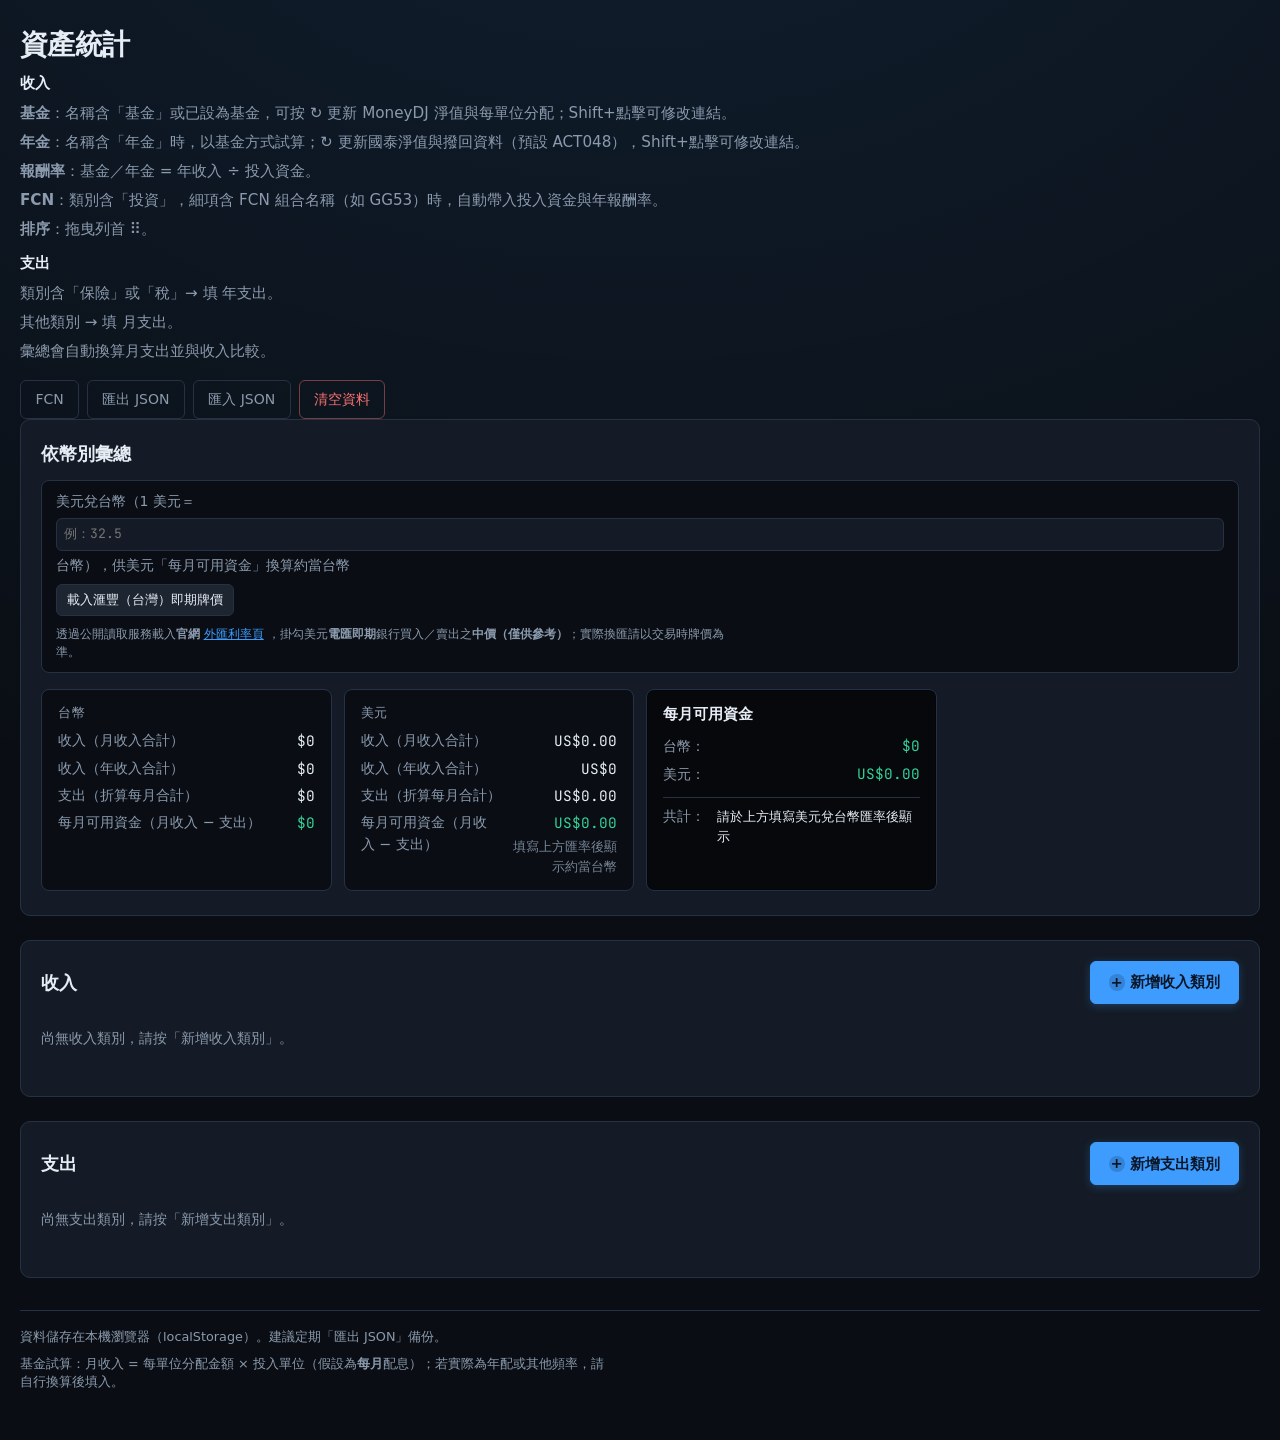
<file: index.html>
<!DOCTYPE html>
<html lang="zh-Hant">
<head>
  <meta charset="UTF-8" />
  <meta name="viewport" content="width=device-width, initial-scale=1.0" />
  <title>資產統計</title>
  <link rel="stylesheet" href="styles.css" />
  <link rel="preconnect" href="https://fonts.googleapis.com" />
  <link rel="preconnect" href="https://fonts.gstatic.com" crossorigin />
  <link href="https://fonts.googleapis.com/css2?family=IBM+Plex+Sans+TC:wght@400;500;600&family=JetBrains+Mono:wght@400;500&display=swap" rel="stylesheet" />
</head>
<body>
  <div class="app">
    <header class="header">
      <div class="header-inner">
        <h1>資產統計</h1>
        <div class="subtitle subtitle-guide">
          <p class="subtitle-heading">收入</p>
          <p><strong>基金</strong>：名稱含「基金」或已設為基金，可按 ↻ 更新 MoneyDJ 淨值與每單位分配；Shift+點擊可修改連結。</p>
          <p><strong>年金</strong>：名稱含「年金」時，以基金方式試算；↻ 更新國泰淨值與撥回資料（預設 ACT048），Shift+點擊可修改連結。</p>
          <p><strong>報酬率</strong>：基金／年金 = 年收入 ÷ 投入資金。</p>
          <p><strong>FCN</strong>：類別含「投資」，細項含 FCN 組合名稱（如 GG53）時，自動帶入投入資金與年報酬率。</p>
          <p><strong>排序</strong>：拖曳列首 ⠿。</p>
          <p class="subtitle-heading">支出</p>
          <p>類別含「保險」或「稅」→ 填 年支出。</p>
          <p>其他類別 → 填 月支出。</p>
          <p>彙總會自動換算月支出並與收入比較。</p>
        </div>
        <div class="header-actions">
          <a class="btn btn-ghost" href="fcn.html">FCN</a>
          <button type="button" class="btn btn-ghost" id="btn-export">匯出 JSON</button>
          <label class="btn btn-ghost file-label">
            匯入 JSON
            <input type="file" id="input-import" accept="application/json,.json" hidden />
          </label>
          <button type="button" class="btn btn-danger-outline" id="btn-reset">清空資料</button>
        </div>
      </div>
    </header>

    <main class="main">
      <section class="panel summary-panel" aria-labelledby="summary-heading">
        <h2 id="summary-heading">依幣別彙總</h2>
        <div class="summary-fx-bar">
          <div class="summary-fx-input-row">
            <label class="fx-label" for="fx-usd-twd">美元兌台幣（1 美元＝</label>
            <input type="text" id="fx-usd-twd" class="input input-sm fx-input mono input-use-thousands" autocomplete="off" placeholder="例：32.5" inputmode="decimal" aria-describedby="fx-usd-twd-hint" />
            <span class="fx-suffix" id="fx-usd-twd-hint">台幣），供美元「每月可用資金」換算約當台幣</span>
          </div>
          <div class="summary-fx-actions">
            <button type="button" class="btn btn-sm btn-secondary" id="btn-fetch-hsbc-fx">載入滙豐（台灣）即期牌價</button>
            <span class="fx-fetch-status mono" id="fx-fetch-status" role="status" aria-live="polite"></span>
          </div>
          <p class="fx-fetch-disclaimer">
            透過公開讀取服務載入<strong>官網</strong>
            <a href="https://www.hsbc.com.tw/currency-rates/" target="_blank" rel="noopener noreferrer">外匯利率頁</a>
            ，掛勾美元<strong>電匯即期</strong>銀行買入／賣出之<strong>中價（僅供參考）</strong>；實際換匯請以交易時牌價為準。
          </p>
        </div>
        <div class="summary-grid" id="summary-grid"></div>
      </section>

      <section class="panel" aria-labelledby="income-heading">
        <div class="panel-head">
          <h2 id="income-heading">收入</h2>
          <button type="button" class="btn btn-primary btn-add-category" id="btn-add-income-category"><span class="btn-add-icon" aria-hidden="true">+</span>新增收入類別</button>
        </div>
        <div id="income-categories"></div>
      </section>

      <section class="panel" aria-labelledby="expense-heading">
        <div class="panel-head">
          <h2 id="expense-heading">支出</h2>
          <button type="button" class="btn btn-primary btn-add-category" id="btn-add-expense-category"><span class="btn-add-icon" aria-hidden="true">+</span>新增支出類別</button>
        </div>
        <div id="expense-categories"></div>
      </section>
    </main>

    <footer class="footer">
      <span>資料儲存在本機瀏覽器（localStorage）。建議定期「匯出 JSON」備份。</span>
      <span class="footer-note">基金試算：月收入 = 每單位分配金額 × 投入單位（假設為<strong>每月</strong>配息）；若實際為年配或其他頻率，請自行換算後填入。</span>
    </footer>
  </div>

  <template id="tpl-income-category">
    <article class="category-card" data-kind="income">
      <div class="category-toolbar">
        <input type="text" class="input category-name" placeholder="類別名稱（例：股票、基金）" aria-label="收入類別名稱" />
        <div class="toolbar-actions">
          <button type="button" class="btn btn-sm btn-secondary btn-add-income-item">新增細項</button>
          <button type="button" class="btn btn-sm btn-danger-outline btn-remove-category">刪除類別</button>
        </div>
      </div>
      <div class="table-wrap">
        <table class="data-table income-table">
          <thead>
            <tr>
              <th class="th-drag-col" scope="col" aria-label="排序"></th>
              <th>細項名稱</th>
              <th class="col-currency">幣別</th>
              <th>投入資金</th>
              <th class="col-income-rate">年報酬率 (%)</th>
              <th>淨值</th>
              <th>投入單位</th>
              <th>每單位分配金額</th>
              <th>年收入（試算）</th>
              <th>月收入（試算）</th>
              <th>備註</th>
              <th></th>
            </tr>
          </thead>
          <tbody></tbody>
        </table>
      </div>
    </article>
  </template>

  <template id="tpl-income-row">
    <tr class="income-row">
      <td class="cell-drag-handle" title="按住拖曳以調整此列順序">
        <span class="drag-grip" aria-hidden="true">⠿</span>
      </td>
      <td>
        <input type="hidden" class="field-moneydj-url" value="" />
        <input type="hidden" class="field-moneydj-div-url" value="" />
        <input type="text" class="input input-sm field-name" placeholder="細項名稱" />
      </td>
      <td class="col-currency">
        <select class="input input-sm field-currency" aria-label="幣別">
          <option value="TWD">台幣</option>
          <option value="USD">美元</option>
        </select>
      </td>
      <td><input type="text" class="input input-sm field-invested mono input-use-thousands" inputmode="decimal" autocomplete="off" placeholder="0" /></td>
      <td class="col-income-rate"><input type="text" class="input input-sm field-rate mono input-use-thousands" inputmode="decimal" autocomplete="off" placeholder="0" /></td>
      <td><input type="text" class="input input-sm field-net mono input-use-thousands" inputmode="decimal" autocomplete="off" placeholder="0" /></td>
      <td><input type="text" class="input input-sm field-units mono input-use-thousands" inputmode="decimal" autocomplete="off" placeholder="0" /></td>
      <td><input type="text" class="input input-sm field-dist mono input-use-thousands" inputmode="decimal" autocomplete="off" placeholder="0" /></td>
      <td><span class="computed mono field-computed-annual">—</span></td>
      <td><span class="computed mono field-computed-monthly">—</span></td>
      <td><input type="text" class="input input-sm field-notes" placeholder="備註" /></td>
      <td class="cell-actions cell-actions-income">
        <button type="button" class="btn btn-icon btn-fetch-moneydj" title="自 MoneyDJ 更新淨值與每單位分配。Shift+點擊可變更淨值／配息連結">↻</button>
        <button type="button" class="btn btn-icon btn-remove-row" title="刪除此細項">×</button>
      </td>
    </tr>
  </template>

  <template id="tpl-expense-category">
    <article class="category-card" data-kind="expense">
      <div class="category-toolbar">
        <input type="text" class="input category-name" placeholder="類別名稱（例：生活、保險、所得稅）" aria-label="支出類別名稱" />
        <div class="toolbar-actions">
          <button type="button" class="btn btn-sm btn-secondary btn-add-expense-item">新增細項</button>
          <button type="button" class="btn btn-sm btn-danger-outline btn-remove-category">刪除類別</button>
        </div>
      </div>
      <div class="table-wrap">
        <table class="data-table expense-table">
          <thead>
            <tr>
              <th class="th-drag-col" scope="col" aria-label="排序"></th>
              <th>細項名稱</th>
              <th class="col-currency">幣別</th>
              <th>月支出（試算）</th>
              <th>年支出（試算）</th>
              <th>備註</th>
              <th></th>
            </tr>
          </thead>
          <tbody></tbody>
        </table>
      </div>
    </article>
  </template>

  <template id="tpl-expense-row">
    <tr class="expense-row">
      <td class="cell-drag-handle" title="按住拖曳以調整此列順序">
        <span class="drag-grip" aria-hidden="true">⠿</span>
      </td>
      <td><input type="text" class="input input-sm field-name" placeholder="細項名稱" /></td>
      <td class="col-currency">
        <select class="input input-sm field-currency">
          <option value="TWD">台幣</option>
          <option value="USD">美元</option>
        </select>
      </td>
      <td><input type="text" class="input input-sm field-monthly mono input-use-thousands field-expense-display" inputmode="decimal" autocomplete="off" placeholder="0" title="類別名不含保險／稅時填月支出（試算）" /></td>
      <td><input type="text" class="input input-sm field-annual mono input-use-thousands field-expense-display" inputmode="decimal" autocomplete="off" placeholder="0" title="類別名含保險或稅時填年支出（試算）" /></td>
      <td><input type="text" class="input input-sm field-notes" placeholder="備註" /></td>
      <td class="cell-actions"><button type="button" class="btn btn-icon btn-remove-row" title="刪除此細項">×</button></td>
    </tr>
  </template>

  <script src="common.js"></script>
  <script src="app.js"></script>
</body>
</html>
</file>
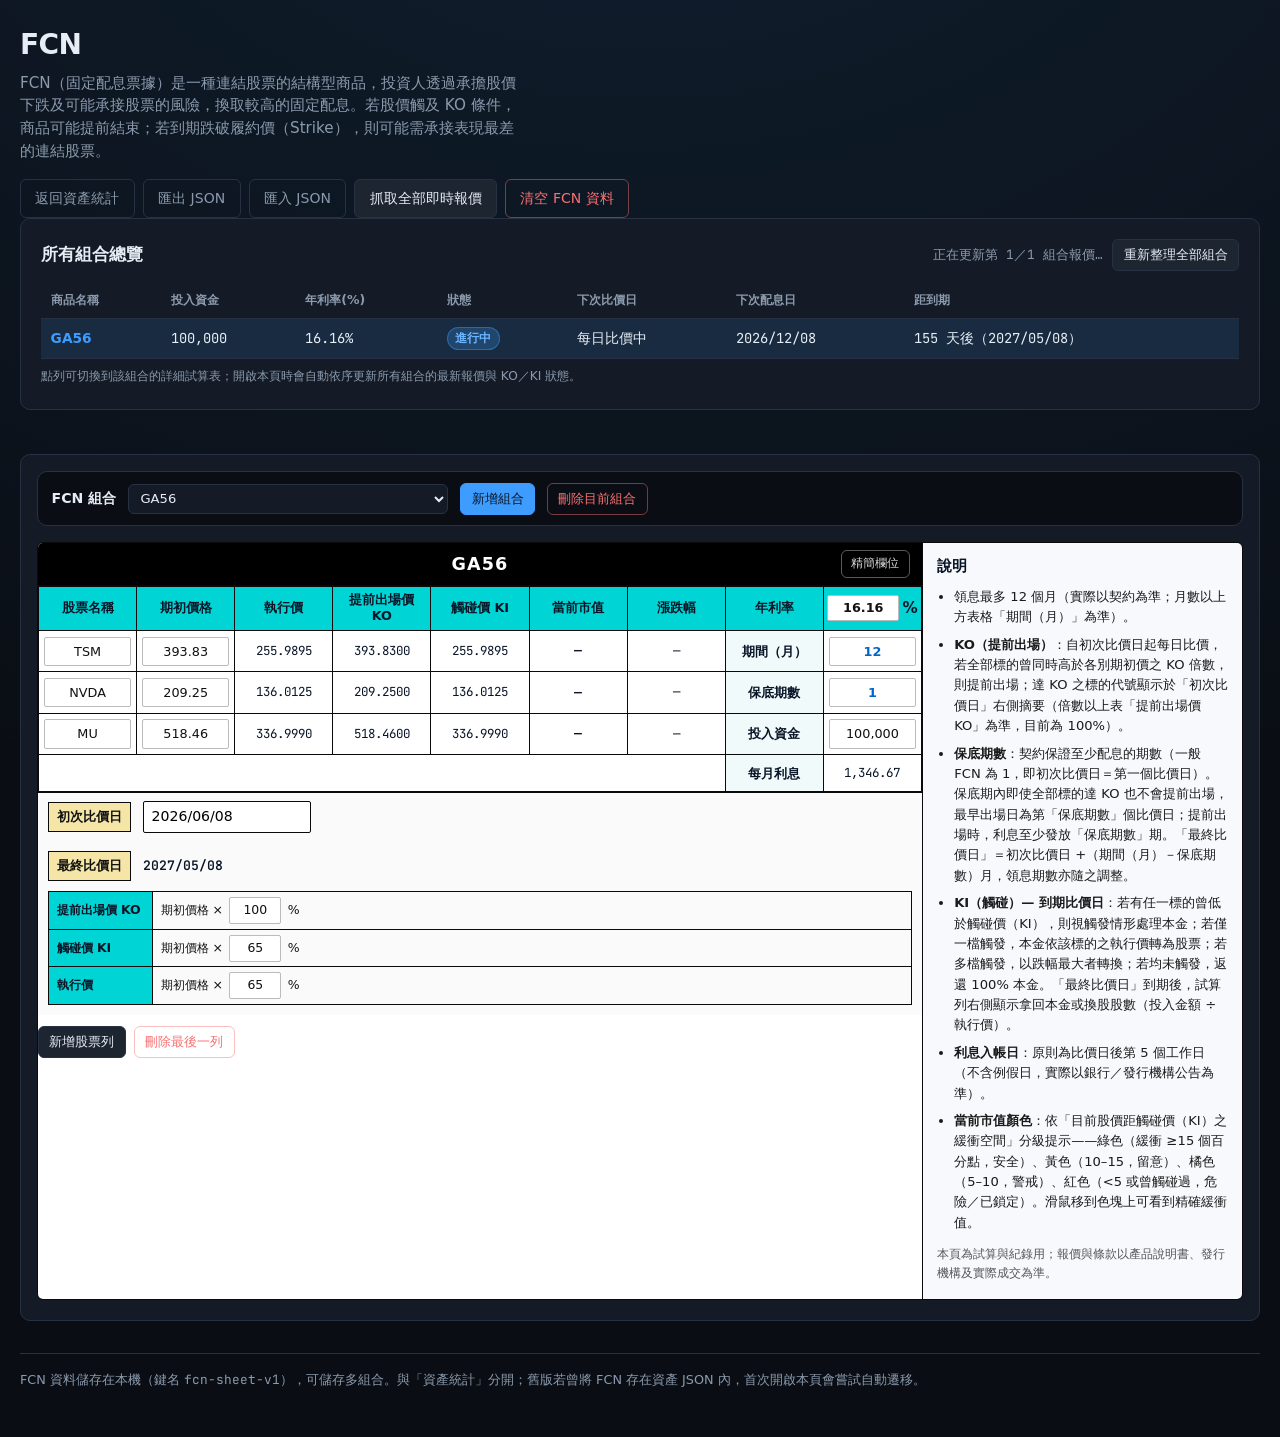
<file: fcn.html>
<!DOCTYPE html>
<html lang="zh-Hant">
<head>
  <meta charset="UTF-8" />
  <meta name="viewport" content="width=device-width, initial-scale=1.0" />
  <title>FCN</title>
  <link rel="stylesheet" href="styles.css" />
  <link rel="preconnect" href="https://fonts.googleapis.com" />
  <link rel="preconnect" href="https://fonts.gstatic.com" crossorigin />
  <link href="https://fonts.googleapis.com/css2?family=IBM+Plex+Sans+TC:wght@400;500;600&family=JetBrains+Mono:wght@400;500&display=swap" rel="stylesheet" />
</head>
<body>
  <div class="app fcn-app-root">
    <header class="header">
      <div class="header-inner">
        <h1>FCN</h1>
        <p class="subtitle">FCN（固定配息票據）是一種連結股票的結構型商品，投資人透過承擔股價下跌及可能承接股票的風險，換取較高的固定配息。若股價觸及 KO 條件，商品可能提前結束；若到期跌破履約價（Strike），則可能需承接表現最差的連結股票。</p>
        <div class="header-actions">
          <a class="btn btn-ghost" href="index.html">返回資產統計</a>
          <button type="button" class="btn btn-ghost" id="fcn-btn-export">匯出 JSON</button>
          <label class="btn btn-ghost file-label">
            匯入 JSON
            <input type="file" id="fcn-input-import" accept="application/json,.json" hidden />
          </label>
          <button type="button" class="btn btn-secondary" id="fcn-btn-fetch-all">抓取全部即時報價</button>
          <button type="button" class="btn btn-danger-outline" id="fcn-btn-reset">清空 FCN 資料</button>
        </div>
      </div>
    </header>

    <main class="main fcn-page" id="panel-fcn" data-thousands-root>
      <section class="fcn-overview panel" aria-labelledby="fcn-overview-heading">
        <div class="fcn-overview-head">
          <h2 id="fcn-overview-heading">所有組合總覽</h2>
          <div class="fcn-overview-actions">
            <span id="fcn-overview-updated" class="fcn-overview-updated mono"></span>
            <span id="fcn-overview-status" class="fcn-overview-status mono" role="status" aria-live="polite"></span>
            <button type="button" class="btn btn-sm btn-secondary" id="fcn-overview-refresh">重新整理全部組合</button>
          </div>
        </div>
        <div class="fcn-overview-table-wrap">
          <table class="fcn-overview-table" aria-describedby="fcn-overview-heading">
            <thead>
              <tr>
                <th scope="col">商品名稱</th>
                <th scope="col">投入資金</th>
                <th scope="col">年利率(%)</th>
                <th scope="col">狀態</th>
                <th scope="col">下次比價日</th>
                <th scope="col">下次配息日</th>
                <th scope="col">距到期</th>
              </tr>
            </thead>
            <tbody id="fcn-overview-rows"></tbody>
          </table>
        </div>
        <p class="fcn-overview-hint">點列可切換到該組合的詳細試算表；開啟本頁時會自動依序更新所有組合的最新報價與 KO／KI 狀態。</p>
      </section>

      <section class="fcn-wrap panel" aria-labelledby="fcn-heading">
        <h2 id="fcn-heading" class="visually-hidden">FCN 固定票息債券試算</h2>
        <div class="fcn-combo-bar" role="toolbar" aria-label="FCN 組合">
          <label class="fcn-combo-label" for="fcn-combo-select">FCN 組合</label>
          <select id="fcn-combo-select" class="input input-sm fcn-combo-select" aria-label="選擇 FCN 組合"></select>
          <button type="button" class="btn btn-sm btn-primary" id="fcn-add-combo">新增組合</button>
          <button type="button" class="btn btn-sm btn-danger-outline" id="fcn-del-combo">刪除目前組合</button>
        </div>
        <div class="fcn-layout">
          <div class="fcn-main-col">
            <div class="fcn-title-bar">
              <label class="visually-hidden" for="fcn-sheet-title">商品／試算表名稱</label>
              <input type="text" id="fcn-sheet-title" class="fcn-title-input" maxlength="32" autocomplete="off" placeholder="請命名" />
              <button type="button" class="btn btn-sm btn-ghost fcn-toggle-compact-btn" id="fcn-toggle-compact" aria-pressed="false">精簡欄位</button>
            </div>
            <div class="fcn-table-scroll" id="fcn-table-scroll">
              <table class="fcn-table" aria-describedby="fcn-heading">
                <thead>
                  <tr>
                    <th scope="col">股票名稱</th>
                    <th scope="col">期初價格</th>
                    <th scope="col">執行價</th>
                    <th scope="col">提前出場價 KO</th>
                    <th scope="col">觸碰價 KI</th>
                    <th scope="col">當前市值</th>
                    <th scope="col">漲跌幅</th>
                    <th scope="col" class="fcn-summary-label">年利率</th>
                    <th scope="col" class="fcn-summary-value fcn-annual-head">
                      <div class="fcn-rate-head-inner">
                        <label class="visually-hidden" for="fcn-annual-rate">年利率（數值，單位為百分比％）</label>
                        <span class="fcn-rate-wrap">
                          <input type="text" id="fcn-annual-rate" class="fcn-cell-input fcn-rate-input mono input-use-thousands" inputmode="decimal" autocomplete="off" />
                          <span class="fcn-rate-suffix" aria-hidden="true">%</span>
                        </span>
                      </div>
                    </th>
                  </tr>
                </thead>
                <tbody id="fcn-stock-rows"></tbody>
              </table>
            </div>
            <div class="fcn-meta-block">
              <div class="fcn-valuation-section">
                <div class="fcn-valuation-heading">
                  <label class="fcn-valuation-label" for="fcn-first-val-date">初次比價日</label>
                  <div id="fcn-valuation-grid" class="fcn-valuation-single" role="group" aria-label="初次比價日"></div>
                  <span id="fcn-ko-after-valuation" class="fcn-ko-after-valuation mono" role="status" aria-live="polite"></span>
                </div>
              </div>
              <div class="fcn-valuation-section fcn-final-valuation-section">
                <div class="fcn-valuation-heading">
                  <span class="fcn-valuation-label">最終比價日</span>
                  <span id="fcn-final-val-date" class="fcn-final-val-date mono">—</span>
                  <span id="fcn-final-val-outcome" class="fcn-final-val-outcome mono" role="status" aria-live="polite"></span>
                </div>
              </div>
              <table class="fcn-formula-table" aria-label="價格倍數（可自訂）">
                <tbody>
                  <tr>
                    <th scope="row">提前出場價 KO</th>
                    <td class="fcn-formula-editable">
                      期初價格 ×
                      <input type="text" id="fcn-pct-ko" class="fcn-pct-input mono input-use-thousands" inputmode="decimal" maxlength="8" autocomplete="off" aria-label="提前出場價倍數百分比" />
                      %
                    </td>
                  </tr>
                  <tr>
                    <th scope="row">觸碰價 KI</th>
                    <td class="fcn-formula-editable">
                      期初價格 ×
                      <input type="text" id="fcn-pct-ki" class="fcn-pct-input mono input-use-thousands" inputmode="decimal" maxlength="8" autocomplete="off" aria-label="觸碰價倍數百分比" />
                      %
                    </td>
                  </tr>
                  <tr>
                    <th scope="row">執行價</th>
                    <td class="fcn-formula-editable">
                      期初價格 ×
                      <input type="text" id="fcn-pct-strike" class="fcn-pct-input mono input-use-thousands" inputmode="decimal" maxlength="8" autocomplete="off" aria-label="執行價倍數百分比" />
                      %
                    </td>
                  </tr>
                </tbody>
              </table>
            </div>
            <p class="fcn-toolbar">
              <button type="button" class="btn btn-sm btn-secondary" id="fcn-add-stock">新增股票列</button>
              <button type="button" class="btn btn-sm btn-danger-outline" id="fcn-remove-last-stock">刪除最後一列</button>
            </p>
          </div>
          <aside class="fcn-desc" aria-label="條款說明">
            <h3 class="fcn-desc-title">說明</h3>
            <ul class="fcn-desc-list">
              <li>領息最多 <span id="fcn-desc-period">12</span> 個月（實際以契約為準；月數以上方表格「期間（月）」為準）。</li>
              <li><strong>KO（提前出場）</strong>：自初次比價日起每日比價，若全部標的曾同時高於各別期初價之 KO 倍數，則提前出場；達 KO 之標的代號顯示於「初次比價日」右側摘要（倍數以上表「提前出場價 KO」為準，目前為 <span id="fcn-desc-ko-pct">100</span>%）。</li>
              <li><strong>保底期數</strong>：契約保證至少配息的期數（一般 FCN 為 1，即初次比價日＝第一個比價日）。保底期內即使全部標的達 KO 也不會提前出場，最早出場日為第「保底期數」個比價日；提前出場時，利息至少發放「保底期數」期。「最終比價日」＝初次比價日 +（期間（月）－保底期數）月，領息期數亦隨之調整。</li>
              <li><strong>KI（觸碰）— 到期比價日</strong>：若有任一標的曾低於觸碰價（KI），則視觸發情形處理本金；若僅一檔觸發，本金依該標的之執行價轉為股票；若多檔觸發，以跌幅最大者轉換；若均未觸發，返還 100% 本金。「最終比價日」到期後，試算列右側顯示拿回本金或換股股數（投入金額 ÷ 執行價）。</li>
              <li><strong>利息入帳日</strong>：原則為比價日後第 5 個工作日（不含例假日，實際以銀行／發行機構公告為準）。</li>
              <li><strong>當前市值顏色</strong>：依「目前股價距觸碰價（KI）之緩衝空間」分級提示——綠色（緩衝 ≥15 個百分點，安全）、黃色（10–15，留意）、橘色（5–10，警戒）、紅色（&lt;5 或曾觸碰過，危險／已鎖定）。滑鼠移到色塊上可看到精確緩衝值。</li>
            </ul>
            <p class="fcn-desc-note">本頁為試算與紀錄用；報價與條款以產品說明書、發行機構及實際成交為準。</p>
          </aside>
        </div>
      </section>
    </main>

    <footer class="footer">
      <span>FCN 資料儲存在本機（鍵名 <span class="mono">fcn-sheet-v1</span>），可儲存多組合。與「資產統計」分開；舊版若曾將 FCN 存在資產 JSON 內，首次開啟本頁會嘗試自動遷移。</span>
    </footer>
  </div>

  <script src="common.js"></script>
  <script src="fcn-app.js"></script>
</body>
</html>
</file>
<file: styles.css>
:root {
  --bg: #0a0e14;
  --surface: #141b26;
  --surface-hover: #1c2530;
  --border: #263244;
  --text: #e7edf5;
  --text-muted: #8b9aad;
  --accent: #3d9cfd;
  --accent-dim: #2563a8;
  --success: #34d399;
  --danger: #f87171;
  --radius: 10px;
  --font-sans: "IBM Plex Sans TC", system-ui, sans-serif;
  --font-mono: "JetBrains Mono", ui-monospace, monospace;
}

*,
*::before,
*::after {
  box-sizing: border-box;
}

body {
  margin: 0;
  min-height: 100vh;
  font-family: var(--font-sans);
  font-size: 15px;
  line-height: 1.5;
  color: var(--text);
  background:
    radial-gradient(ellipse 120% 80% at 50% -20%, rgba(61, 156, 253, 0.12), transparent),
    var(--bg);
}

.app {
  max-width: 1280px;
  margin: 0 auto;
  padding: 1.5rem 1.25rem 3rem;
}

.header-inner h1 {
  margin: 0 0 0.35rem;
  font-size: 1.75rem;
  font-weight: 600;
  letter-spacing: -0.02em;
}

.subtitle {
  margin: 0 0 1rem;
  color: var(--text-muted);
  font-size: 0.95rem;
  max-width: 52ch;
}

.subtitle-guide {
  max-width: 56rem;
}

.subtitle-guide p {
  margin: 0 0 0.35rem;
  line-height: 1.55;
}

.subtitle-guide .subtitle-heading {
  margin-top: 0.65rem;
  margin-bottom: 0.4rem;
  font-weight: 600;
  color: var(--text);
}

.subtitle-guide .subtitle-heading:first-child {
  margin-top: 0;
}

.header-actions {
  display: flex;
  flex-wrap: wrap;
  gap: 0.5rem;
  align-items: center;
}

.main {
  display: flex;
  flex-direction: column;
  gap: 1.5rem;
}

.panel {
  background: var(--surface);
  border: 1px solid var(--border);
  border-radius: var(--radius);
  padding: 1.25rem 1.25rem 1.5rem;
}

.panel-head {
  display: flex;
  flex-wrap: wrap;
  align-items: center;
  justify-content: space-between;
  gap: 0.75rem;
  margin-bottom: 1rem;
}

.panel h2 {
  margin: 0;
  font-size: 1.15rem;
  font-weight: 600;
}

.summary-panel h2 {
  margin-bottom: 0.75rem;
}

.summary-fx-bar {
  display: flex;
  flex-direction: column;
  gap: 0.55rem;
  margin-bottom: 1rem;
  padding: 0.65rem 0.85rem;
  background: var(--bg);
  border: 1px solid var(--border);
  border-radius: 8px;
  font-size: 0.88rem;
  color: var(--text-muted);
}

.summary-fx-input-row {
  display: flex;
  flex-wrap: wrap;
  align-items: center;
  gap: 0.35rem 0.5rem;
}

.summary-fx-actions {
  display: flex;
  flex-wrap: wrap;
  align-items: center;
  gap: 0.5rem 0.75rem;
}

.fx-fetch-status {
  font-size: 0.8rem;
  color: var(--text);
  flex: 1;
  min-width: 12ch;
}

.fx-fetch-disclaimer {
  margin: 0;
  font-size: 0.78rem;
  line-height: 1.45;
  color: var(--text-muted);
  max-width: 85ch;
}

.fx-fetch-disclaimer a {
  color: var(--accent);
}

.fx-label {
  margin: 0;
  white-space: nowrap;
}

.fx-input {
  width: 6.5rem;
  max-width: 100%;
}

.fx-suffix {
  flex: 1;
  min-width: 12ch;
  line-height: 1.35;
}

.summary-rows .row-available .value-col {
  display: flex;
  flex-direction: column;
  align-items: flex-end;
  gap: 0.2rem;
  text-align: right;
}

.summary-rows .available-fx {
  font-size: 0.82rem;
  font-weight: 500;
  color: var(--text-muted);
}

.summary-rows .available-fx.muted {
  font-weight: 400;
  opacity: 0.85;
}

.summary-grid {
  display: grid;
  grid-template-columns: repeat(auto-fill, minmax(240px, 1fr));
  gap: 0.75rem;
}

.summary-card {
  background: var(--bg);
  border: 1px solid var(--border);
  border-radius: 8px;
  padding: 0.85rem 1rem;
}

.summary-card-combined {
  background: #06080c;
  border-color: #243044;
  box-shadow: inset 0 0 0 1px rgba(0, 0, 0, 0.35);
}

.summary-card-combined .combined-title {
  margin: 0 0 0.55rem;
  font-size: 0.95rem;
  font-weight: 600;
  color: var(--text);
  text-transform: none;
  letter-spacing: 0;
}

.summary-rows-stack .row-combined {
  display: flex;
  justify-content: space-between;
  align-items: baseline;
  gap: 0.75rem;
  font-size: 0.9rem;
}

.summary-rows-stack .row-combined .label {
  color: var(--text-muted);
  flex-shrink: 0;
}

.summary-rows-stack .row-combined-total {
  margin-top: 0.35rem;
  padding-top: 0.5rem;
  border-top: 1px solid var(--border);
}

.summary-rows-stack .row-combined-total .muted {
  font-size: 0.82rem;
}

.summary-card h3 {
  margin: 0 0 0.5rem;
  font-size: 0.8rem;
  font-weight: 500;
  color: var(--text-muted);
  text-transform: uppercase;
  letter-spacing: 0.04em;
}

.summary-rows {
  display: flex;
  flex-direction: column;
  gap: 0.35rem;
  font-size: 0.9rem;
}

.summary-rows .row {
  display: flex;
  justify-content: space-between;
  gap: 0.5rem;
}

.summary-rows .label {
  color: var(--text-muted);
}

.summary-rows .net.positive {
  color: var(--success);
}

.summary-rows .net.negative {
  color: var(--danger);
}

.mono {
  font-family: var(--font-mono);
  font-variant-numeric: tabular-nums;
}

.computed {
  display: inline-block;
  min-width: 4.5rem;
  padding: 0.35rem 0.25rem;
  font-size: 0.82rem;
  color: var(--accent);
}

input.input.field-expense-display {
  color: var(--accent);
}

.input:disabled {
  opacity: 0.45;
  cursor: not-allowed;
}

.category-card {
  margin-top: 1rem;
  padding: 1rem;
  background: var(--bg);
  border: 1px solid var(--border);
  border-radius: 8px;
}

.category-card:first-of-type {
  margin-top: 0;
}

.category-toolbar {
  display: flex;
  flex-wrap: wrap;
  align-items: center;
  gap: 0.75rem;
  margin-bottom: 0.75rem;
}

.category-name {
  flex: 1;
  min-width: 180px;
  max-width: 420px;
}

@media (max-width: 480px) {
  .category-toolbar {
    flex-direction: column;
    align-items: stretch;
  }

  .category-name {
    min-width: 0;
    max-width: 100%;
  }

  .toolbar-actions {
    justify-content: flex-end;
  }
}

.toolbar-actions {
  display: flex;
  flex-wrap: wrap;
  gap: 0.5rem;
}

.table-wrap {
  overflow-x: auto;
  margin: 0 -0.25rem;
  padding: 0 0.25rem;
}

.data-table {
  width: 100%;
  border-collapse: collapse;
  font-size: 0.82rem;
}

/* 資產統計（收入）欄寬：讓特定欄位更緊湊、備註更寬 */
.income-table {
  table-layout: fixed;
}

.data-table th,
.data-table td {
  padding: 0.4rem 0.35rem;
  text-align: left;
  vertical-align: middle;
  border-bottom: 1px solid var(--border);
}

.data-table th {
  color: var(--text-muted);
  font-weight: 500;
  white-space: nowrap;
}

.data-table tbody tr:hover {
  background: rgba(61, 156, 253, 0.06);
}

/** 年報酬率數值頂多約四位整數＋小數，欄寬不必與投入資金等欄相同 */
/** 幣別：下拉需完整顯示「台幣／美元」與原生箭頭，勿被過窄均分裁切 */
.data-table th.col-currency,
.data-table td.col-currency {
  width: 5.75rem;
  min-width: 5.75rem;
  max-width: 5.75rem;
  box-sizing: border-box;
}

.data-table td.col-currency .field-currency {
  width: 100%;
  min-width: 0;
}

.income-table th.col-income-rate,
.income-table td.col-income-rate {
  width: calc(5.1rem + 1ch);
  max-width: calc(5.1rem + 1ch);
  box-sizing: border-box;
}

.income-table th.col-income-rate {
  white-space: normal;
  line-height: 1.25;
}

.income-table td.col-income-rate .field-rate {
  width: 100%;
  min-width: 0;
}

/* 細項名稱（第 2 欄）：table-layout:fixed 下若不給寬度，於窄螢幕會被其他固定欄位擠壓成 0
   （欄位消失、看起來像與幣別欄重疊），故明訂最小寬度 */
.income-table th:nth-child(2),
.income-table td:nth-child(2) {
  width: 7rem;
  min-width: 7rem;
  box-sizing: border-box;
}

/* 淨值／投入單位（第 6、7 欄）：同上，避免被擠壓成 0 */
.income-table th:nth-child(6),
.income-table td:nth-child(6),
.income-table th:nth-child(7),
.income-table td:nth-child(7) {
  width: 5.5rem;
  min-width: 5.5rem;
  box-sizing: border-box;
}

/* 年／月收入試算（第 9、10 欄，僅顯示文字）：同上，避免被擠壓成 0 */
.income-table th:nth-child(9),
.income-table td:nth-child(9),
.income-table th:nth-child(10),
.income-table td:nth-child(10) {
  width: 4.5rem;
  min-width: 4.5rem;
  box-sizing: border-box;
}

/* 投入資金（第 4 欄）：加寬約 1 個中文字 */
.income-table th:nth-child(4),
.income-table td:nth-child(4) {
  width: calc(8.6rem + 1ch);
  max-width: calc(8.6rem + 1ch);
}

/* 每單位分配金額（第 8 欄）稍微縮短 */
.income-table th:nth-child(8),
.income-table td:nth-child(8) {
  width: 6.2rem;
  max-width: 6.2rem;
}

/* 備註（第 11 欄）加寬：盡量容納約 16 個中文字 */
.income-table th:nth-child(11),
.income-table td:nth-child(11) {
  width: 18ch;
  max-width: 28ch;
}

.income-table td:nth-child(11) .field-notes {
  width: 100%;
  min-width: 16ch;
}

.th-drag-col {
  width: 2rem;
  padding-left: 0.25rem;
  padding-right: 0.25rem;
  color: var(--text-muted);
  font-weight: 400;
  font-size: 0.7rem;
  text-align: center;
}

.th-drag-col::before {
  content: "⋮⋮";
  letter-spacing: -0.08em;
  opacity: 0.45;
}

.cell-drag-handle {
  width: 2rem;
  padding: 0.35rem 0.25rem !important;
  text-align: center;
  vertical-align: middle;
  cursor: grab;
  user-select: none;
  color: var(--text-muted);
}

.cell-drag-handle:active {
  cursor: grabbing;
}

.drag-grip {
  font-size: 1rem;
  line-height: 1;
  opacity: 0.55;
}

tr.income-row.is-dragging,
tr.expense-row.is-dragging {
  opacity: 0.75;
}

tr.income-row.is-dragging td,
tr.expense-row.is-dragging td {
  background: rgba(61, 156, 253, 0.08);
}

body.is-reordering-rows {
  cursor: grabbing;
  user-select: none;
}

.cell-actions {
  width: 2.5rem;
  text-align: center;
}

.cell-actions-income {
  width: auto;
  min-width: 4rem;
  display: flex;
  align-items: center;
  justify-content: center;
  gap: 0.15rem;
}

.input {
  width: 100%;
  max-width: 100%;
  padding: 0.45rem 0.55rem;
  font: inherit;
  color: var(--text);
  background: var(--surface);
  border: 1px solid var(--border);
  border-radius: 6px;
}

.input:focus {
  outline: none;
  border-color: var(--accent);
  box-shadow: 0 0 0 2px rgba(61, 156, 253, 0.25);
}

.input-sm {
  padding: 0.35rem 0.45rem;
  font-size: 0.82rem;
}

/** .input 的 font: inherit 會蓋掉先前的 .mono；與 span.computed.mono 一致改用等寬數字 */
.input.mono {
  font-family: var(--font-mono);
  font-variant-numeric: tabular-nums;
}

.btn {
  display: inline-flex;
  align-items: center;
  justify-content: center;
  gap: 0.35rem;
  padding: 0.5rem 0.9rem;
  font: inherit;
  font-size: 0.875rem;
  font-weight: 500;
  border-radius: 6px;
  border: 1px solid transparent;
  cursor: pointer;
  transition: background 0.15s, border-color 0.15s, color 0.15s;
}

.btn-primary {
  background: var(--accent);
  color: #0a1628;
  border-color: var(--accent);
}

.btn-primary:hover {
  filter: brightness(1.08);
}

.btn-add-category {
  padding: 0.6rem 1.1rem;
  font-size: 0.92rem;
  font-weight: 700;
  box-shadow: 0 2px 8px rgba(61, 156, 253, 0.28);
}

.btn-add-icon {
  display: inline-flex;
  align-items: center;
  justify-content: center;
  width: 1.1em;
  height: 1.1em;
  border-radius: 999px;
  background: rgba(10, 22, 40, 0.18);
  font-weight: 800;
  line-height: 1;
}

.btn-secondary {
  background: var(--surface-hover);
  color: var(--text);
  border-color: var(--border);
}

.btn-secondary:hover {
  border-color: var(--accent-dim);
}

.btn-ghost {
  background: transparent;
  color: var(--text-muted);
  border-color: var(--border);
}

.btn-ghost:hover {
  color: var(--text);
  border-color: var(--text-muted);
}

.btn-danger-outline {
  background: transparent;
  color: var(--danger);
  border-color: rgba(248, 113, 113, 0.45);
}

.btn-danger-outline:hover {
  background: rgba(248, 113, 113, 0.12);
}

.btn-sm {
  padding: 0.35rem 0.65rem;
  font-size: 0.8rem;
}

.btn-icon {
  width: 2rem;
  height: 2rem;
  padding: 0;
  font-size: 1.25rem;
  line-height: 1;
  background: transparent;
  color: var(--text-muted);
  border-color: transparent;
}

.btn-icon:hover {
  color: var(--danger);
  background: rgba(248, 113, 113, 0.1);
}

/** 覆寫上方 .btn display，否則 HTML hidden 屬性不會把按鈕藏起來 */
button.btn-fetch-moneydj[hidden] {
  display: none !important;
}

.file-label {
  cursor: pointer;
}

.footer {
  margin-top: 2rem;
  padding-top: 1rem;
  border-top: 1px solid var(--border);
  font-size: 0.8rem;
  color: var(--text-muted);
  display: flex;
  flex-direction: column;
  gap: 0.5rem;
}

.footer-note {
  max-width: 72ch;
  line-height: 1.45;
}

.empty-hint {
  color: var(--text-muted);
  font-size: 0.9rem;
  padding: 0.5rem 0;
}

@media (max-width: 900px) {
  .income-table .field-notes {
    min-width: 100px;
  }
}

.visually-hidden {
  position: absolute;
  width: 1px;
  height: 1px;
  padding: 0;
  margin: -1px;
  overflow: hidden;
  clip: rect(0, 0, 0, 0);
  white-space: nowrap;
  border: 0;
}

/* ----- FCN sheet (spreadsheet-like) ----- */
:root {
  --fcn-cyan: #00d4d4;
  --fcn-cyan-text: #0a1628;
  --fcn-grid: #0a0a0a;
  --fcn-title-bg: #000;
  --fcn-valuation-bg: #f5e6a8;
}

.fcn-page {
  margin-bottom: 1.5rem;
}

.fcn-wrap.panel {
  padding: 1rem 1rem 1.25rem;
  overflow: hidden;
}

.fcn-layout {
  display: grid;
  grid-template-columns: minmax(0, 1fr) minmax(220px, 320px);
  gap: 0;
  align-items: stretch;
  border: 1px solid var(--fcn-grid);
  border-radius: 6px;
  overflow: hidden;
}

@media (max-width: 960px) {
  .fcn-layout {
    grid-template-columns: 1fr;
  }

  .fcn-desc {
    border-left: none;
    border-top: 1px solid var(--fcn-grid);
    max-height: none;
  }
}

.fcn-main-col {
  min-width: 0;
  background: #fff;
  color: #111;
}

.fcn-title-bar {
  display: flex;
  align-items: center;
  justify-content: center;
  gap: 0.5rem;
  min-height: 2.5rem;
  padding: 0.35rem 0.75rem;
  background: var(--fcn-title-bg);
  border-bottom: 1px solid var(--fcn-grid);
  position: relative;
}

.fcn-toggle-compact-btn {
  position: absolute;
  right: 0.75rem;
  padding: 0.25rem 0.6rem;
  font-size: 0.74rem;
  color: rgba(255, 255, 255, 0.85);
  border-color: rgba(255, 255, 255, 0.35);
}

.fcn-toggle-compact-btn[aria-pressed="true"] {
  background: rgba(255, 255, 255, 0.18);
  color: #fff;
}

.fcn-title-input {
  width: 100%;
  max-width: 12rem;
  text-align: center;
  font: inherit;
  font-size: 1.1rem;
  font-weight: 700;
  letter-spacing: 0.06em;
  color: #fff;
  background: transparent;
  border: 1px solid transparent;
  border-radius: 4px;
}

.fcn-title-input:focus {
  outline: none;
  border-color: rgba(255, 255, 255, 0.45);
}

.fcn-title-input::placeholder {
  color: rgba(255, 255, 255, 0.45);
}

.fcn-table-scroll {
  overflow-x: auto;
  max-width: 100%;
}

.fcn-table {
  width: 100%;
  min-width: 48rem;
  border-collapse: collapse;
  font-size: 0.8rem;
  table-layout: fixed;
}

.fcn-table th,
.fcn-table td {
  border: 1px solid var(--fcn-grid);
  padding: 0.35rem 0.3rem;
  text-align: center;
  vertical-align: middle;
  white-space: nowrap;
}

.fcn-table thead th {
  background: var(--fcn-cyan);
  color: var(--fcn-cyan-text);
  font-weight: 700;
  white-space: normal;
  line-height: 1.25;
}

.fcn-table tbody th.fcn-side-label {
  background: #f0fafb;
  font-weight: 600;
  color: #0a1628;
}

.fcn-summary-only-spacer {
  padding: 0;
  border: none;
  background: transparent;
}

/* 精簡欄位模式：手機／窄視窗下收合期初價格、執行價，只留股票名稱、KO、KI、市值、漲跌幅與右側摘要 */
.fcn-table-scroll.is-compact .fcn-table {
  min-width: 30rem;
}

.fcn-table-scroll.is-compact .fcn-table th:nth-child(2),
.fcn-table-scroll.is-compact .fcn-table td:nth-child(2),
.fcn-table-scroll.is-compact .fcn-table th:nth-child(3),
.fcn-table-scroll.is-compact .fcn-table td:nth-child(3) {
  display: none;
}

.fcn-cell-input {
  width: 100%;
  min-width: 0;
  box-sizing: border-box;
  margin: 0;
  padding: 0.25rem 0.2rem;
  font: inherit;
  font-size: inherit;
  text-align: center;
  color: #111;
  background: #fff;
  border: 1px solid #bbb;
  border-radius: 2px;
}

.fcn-cell-input:focus {
  outline: 2px solid #0a7a7a;
  outline-offset: 0;
  border-color: #0a7a7a;
}

.fcn-rate-input {
  font-weight: 600;
}

.fcn-computed {
  display: block;
  font-family: var(--font-mono);
  font-variant-numeric: tabular-nums;
  font-size: 0.78rem;
  padding: 0.2rem;
  color: #0a1628;
}

.fcn-pct-pos {
  color: #0a6b2e;
}

.fcn-pct-neg {
  color: #a30f0f;
}

.fcn-period-blue {
  color: #0066cc !important;
  font-weight: 700;
}

.fcn-meta-block {
  border-top: 1px solid var(--fcn-grid);
  padding: 0.5rem 0.65rem 0.65rem;
  background: #fafafa;
}

.fcn-valuation-row {
  display: flex;
  flex-wrap: wrap;
  align-items: center;
  gap: 0.5rem;
  margin-bottom: 0.5rem;
}

.fcn-valuation-label {
  display: inline-flex;
  align-items: center;
  justify-content: center;
  min-width: 4.5rem;
  padding: 0.25rem 0.5rem;
  font-weight: 700;
  font-size: 0.82rem;
  background: var(--fcn-valuation-bg);
  border: 1px solid var(--fcn-grid);
}

.fcn-date-input {
  font: inherit;
  font-size: 0.88rem;
  padding: 0.25rem 0.45rem;
  border: 1px solid var(--fcn-grid);
  border-radius: 2px;
}

.fcn-formula-table {
  width: 100%;
  border-collapse: collapse;
  font-size: 0.78rem;
}

.fcn-formula-table th,
.fcn-formula-table td {
  border: 1px solid var(--fcn-grid);
  padding: 0.3rem 0.45rem;
  text-align: left;
}

.fcn-formula-table th {
  width: 6.5rem;
  background: var(--fcn-cyan);
  color: var(--fcn-cyan-text);
  font-weight: 700;
}

.fcn-toolbar {
  margin: 0.65rem 0 0;
  display: flex;
  flex-wrap: wrap;
  gap: 0.5rem;
}

.fcn-desc {
  margin: 0;
  padding: 0.75rem 0.85rem 1rem;
  background: #f7f9fc;
  border-left: 1px solid var(--fcn-grid);
  font-size: 0.82rem;
  line-height: 1.55;
  color: #1a1a1a;
  overflow-y: auto;
  max-height: 100%;
}

.fcn-desc-title {
  margin: 0 0 0.5rem;
  font-size: 0.95rem;
  font-weight: 700;
  color: #0a1628;
}

.fcn-desc-list {
  margin: 0;
  padding-left: 1.1rem;
}

.fcn-desc-list li {
  margin-bottom: 0.45rem;
}

.fcn-desc-note {
  margin: 0.75rem 0 0;
  font-size: 0.76rem;
  color: #555;
}

.fcn-page .btn {
  /* keep buttons readable on light FCN area */
  border-radius: 6px;
}

.header-actions a.btn {
  text-decoration: none;
}

.fcn-annual-head {
  vertical-align: middle;
}

.fcn-rate-head-inner {
  display: flex;
  align-items: center;
  justify-content: center;
  min-height: 2rem;
}

.fcn-rate-wrap {
  display: inline-flex;
  align-items: center;
  gap: 0.2rem;
}

.fcn-rate-wrap .fcn-rate-input {
  width: 4.5rem;
  min-width: 0;
}

.fcn-rate-suffix {
  font-weight: 800;
  color: var(--fcn-cyan-text);
  font-size: 0.95rem;
}

.fcn-formula-editable {
  font-size: 0.78rem;
}

.fcn-pct-input {
  width: 3.25rem;
  min-width: 0;
  margin: 0 0.15rem;
  padding: 0.2rem 0.25rem;
  font: inherit;
  font-size: inherit;
  text-align: center;
  color: #111;
  background: #fff;
  border: 1px solid #bbb;
  border-radius: 2px;
}

.fcn-pct-input:focus {
  outline: 2px solid #0a7a7a;
  outline-offset: 0;
}

.fcn-quote-cell {
  text-align: center;
  vertical-align: middle;
  padding: 0.35rem 0.25rem !important;
}

.fcn-current-price {
  font-size: 0.82rem;
  font-weight: 600;
  color: #0a1628;
}

.fcn-combo-bar {
  display: flex;
  flex-wrap: wrap;
  align-items: center;
  gap: 0.5rem 0.75rem;
  margin-bottom: 1rem;
  padding: 0.65rem 0.85rem;
  background: var(--bg);
  border: 1px solid var(--border);
  border-radius: var(--radius);
}

.fcn-combo-bar .fcn-combo-label {
  font-weight: 600;
  font-size: 0.88rem;
  color: var(--text);
}

.fcn-combo-select {
  min-width: 10rem;
  max-width: 20rem;
}

.fcn-valuation-section {
  margin-bottom: 0.65rem;
}

.fcn-valuation-heading {
  display: flex;
  flex-wrap: wrap;
  align-items: center;
  gap: 0.5rem 0.75rem;
  margin-bottom: 0.45rem;
}

.fcn-valuation-heading .fcn-valuation-label {
  flex-shrink: 0;
  margin: 0;
}

.fcn-valuation-single {
  flex: 0 1 auto;
  min-width: 0;
}

.fcn-valuation-single .fcn-date-input {
  width: 10.5rem;
  max-width: 100%;
  font-size: 0.88rem;
  padding: 0.25rem 0.45rem;
}

.fcn-ko-after-valuation {
  flex: 1 1 100%;
  min-width: 0;
  font-size: 0.82rem;
  font-weight: 600;
  line-height: 1.35;
  color: #0a5c2e;
  text-align: left;
}

.fcn-ko-after-valuation:not(:empty) {
  margin-top: 0.15rem;
}

.fcn-final-val-date {
  font-size: 0.82rem;
  font-weight: 600;
  color: #0a1628;
}

.fcn-final-val-outcome {
  flex: 1 1 auto;
  min-width: 0;
  font-size: 0.82rem;
  font-weight: 600;
  line-height: 1.35;
  color: #0a5c2e;
  text-align: right;
}

.fcn-final-val-outcome:empty {
  display: none;
}

.fcn-final-valuation-section {
  margin-top: 0.35rem;
}

.fcn-valuation-grid {
  display: grid;
  grid-template-columns: repeat(4, minmax(0, 1fr));
  gap: 0.4rem 0.45rem;
  max-width: 100%;
}

@media (max-width: 720px) {
  .fcn-valuation-grid {
    grid-template-columns: repeat(2, minmax(0, 1fr));
  }
}

.fcn-val-cell {
  display: flex;
  flex-direction: column;
  align-items: stretch;
  gap: 0.15rem;
  min-width: 0;
}

.fcn-val-idx {
  font-size: 0.68rem;
  font-weight: 700;
  color: #444;
  text-align: center;
}

.fcn-val-cell .fcn-date-input {
  width: 100%;
  min-width: 0;
  box-sizing: border-box;
  font-size: 0.78rem;
  padding: 0.2rem 0.15rem;
}

/* ----- KI 緩衝距離顏色分級（當前市值格） ----- */
.fcn-quote-cell.fcn-ki-buffer-safe {
  background: #e1f6ea;
}

.fcn-quote-cell.fcn-ki-buffer-caution {
  background: #fdf3c8;
}

.fcn-quote-cell.fcn-ki-buffer-warning {
  background: #fbe0bd;
}

.fcn-quote-cell.fcn-ki-buffer-danger {
  background: #fbdada;
}

.fcn-quote-cell.fcn-ki-buffer-danger .fcn-current-price {
  color: #a30f0f;
  font-weight: 700;
}

/* ----- 所有組合總覽 ----- */
.fcn-overview {
  margin-bottom: 1.25rem;
}

.fcn-overview-head {
  display: flex;
  flex-wrap: wrap;
  align-items: center;
  justify-content: space-between;
  gap: 0.5rem 0.75rem;
  margin-bottom: 0.75rem;
}

.fcn-overview-head h2 {
  margin: 0;
  font-size: 1.05rem;
}

.fcn-overview-actions {
  display: flex;
  align-items: center;
  gap: 0.6rem;
}

.fcn-overview-status {
  font-size: 0.8rem;
  color: var(--text-muted);
  min-height: 1.1em;
}

.fcn-overview-updated {
  font-size: 0.78rem;
  color: var(--text-muted);
}

.fcn-overview-table-wrap {
  overflow-x: auto;
}

.fcn-overview-table {
  width: 100%;
  border-collapse: collapse;
  font-size: 0.86rem;
}

.fcn-overview-table th,
.fcn-overview-table td {
  padding: 0.5rem 0.6rem;
  border-bottom: 1px solid var(--border);
  text-align: left;
  white-space: nowrap;
}

.fcn-overview-table th {
  color: var(--text-muted);
  font-weight: 600;
  font-size: 0.78rem;
}

.fcn-overview-row {
  cursor: pointer;
}

.fcn-overview-row:hover {
  background: var(--surface-hover);
}

.fcn-overview-row.is-active {
  background: rgba(61, 156, 253, 0.12);
}

.fcn-overview-row.is-active .fcn-overview-title {
  color: var(--accent);
  font-weight: 700;
}

.fcn-status-badge {
  display: inline-block;
  padding: 0.15rem 0.55rem;
  border-radius: 999px;
  font-size: 0.76rem;
  font-weight: 600;
  white-space: nowrap;
}

.fcn-status-pending {
  background: rgba(139, 154, 173, 0.18);
  color: var(--text-muted);
}

.fcn-status-tracking {
  background: rgba(61, 156, 253, 0.24);
  color: #6db4ff;
  box-shadow: inset 0 0 0 1px rgba(61, 156, 253, 0.4);
}

.fcn-status-warning {
  background: rgba(251, 191, 36, 0.26);
  color: #ffcb5c;
  box-shadow: inset 0 0 0 1px rgba(251, 191, 36, 0.5);
}

.fcn-status-ko,
.fcn-status-matured {
  background: rgba(52, 211, 153, 0.2);
  color: var(--success);
}

.fcn-status-ki {
  background: rgba(248, 113, 113, 0.24);
  color: var(--danger);
  box-shadow: inset 0 0 0 1px rgba(248, 113, 113, 0.5);
}

.fcn-overview-risk-badge {
  display: inline-block;
  margin-left: 0.4rem;
  padding: 0.12rem 0.5rem;
  border-radius: 999px;
  font-size: 0.72rem;
  font-weight: 700;
  white-space: nowrap;
  vertical-align: middle;
}

.fcn-overview-risk-badge.fcn-overview-risk-warning {
  background: rgba(251, 191, 36, 0.2);
  color: #ffcb5c;
}

.fcn-overview-risk-badge.fcn-overview-risk-danger {
  background: rgba(248, 113, 113, 0.22);
  color: var(--danger);
}

.fcn-overview-row.fcn-overview-risk-warning {
  box-shadow: inset 3px 0 0 0 #f5b83d;
}

.fcn-overview-row.fcn-overview-risk-danger {
  box-shadow: inset 3px 0 0 0 var(--danger);
}

.fcn-overview-hint {
  margin: 0.5rem 0 0;
  font-size: 0.76rem;
  color: var(--text-muted);
}
</file>
